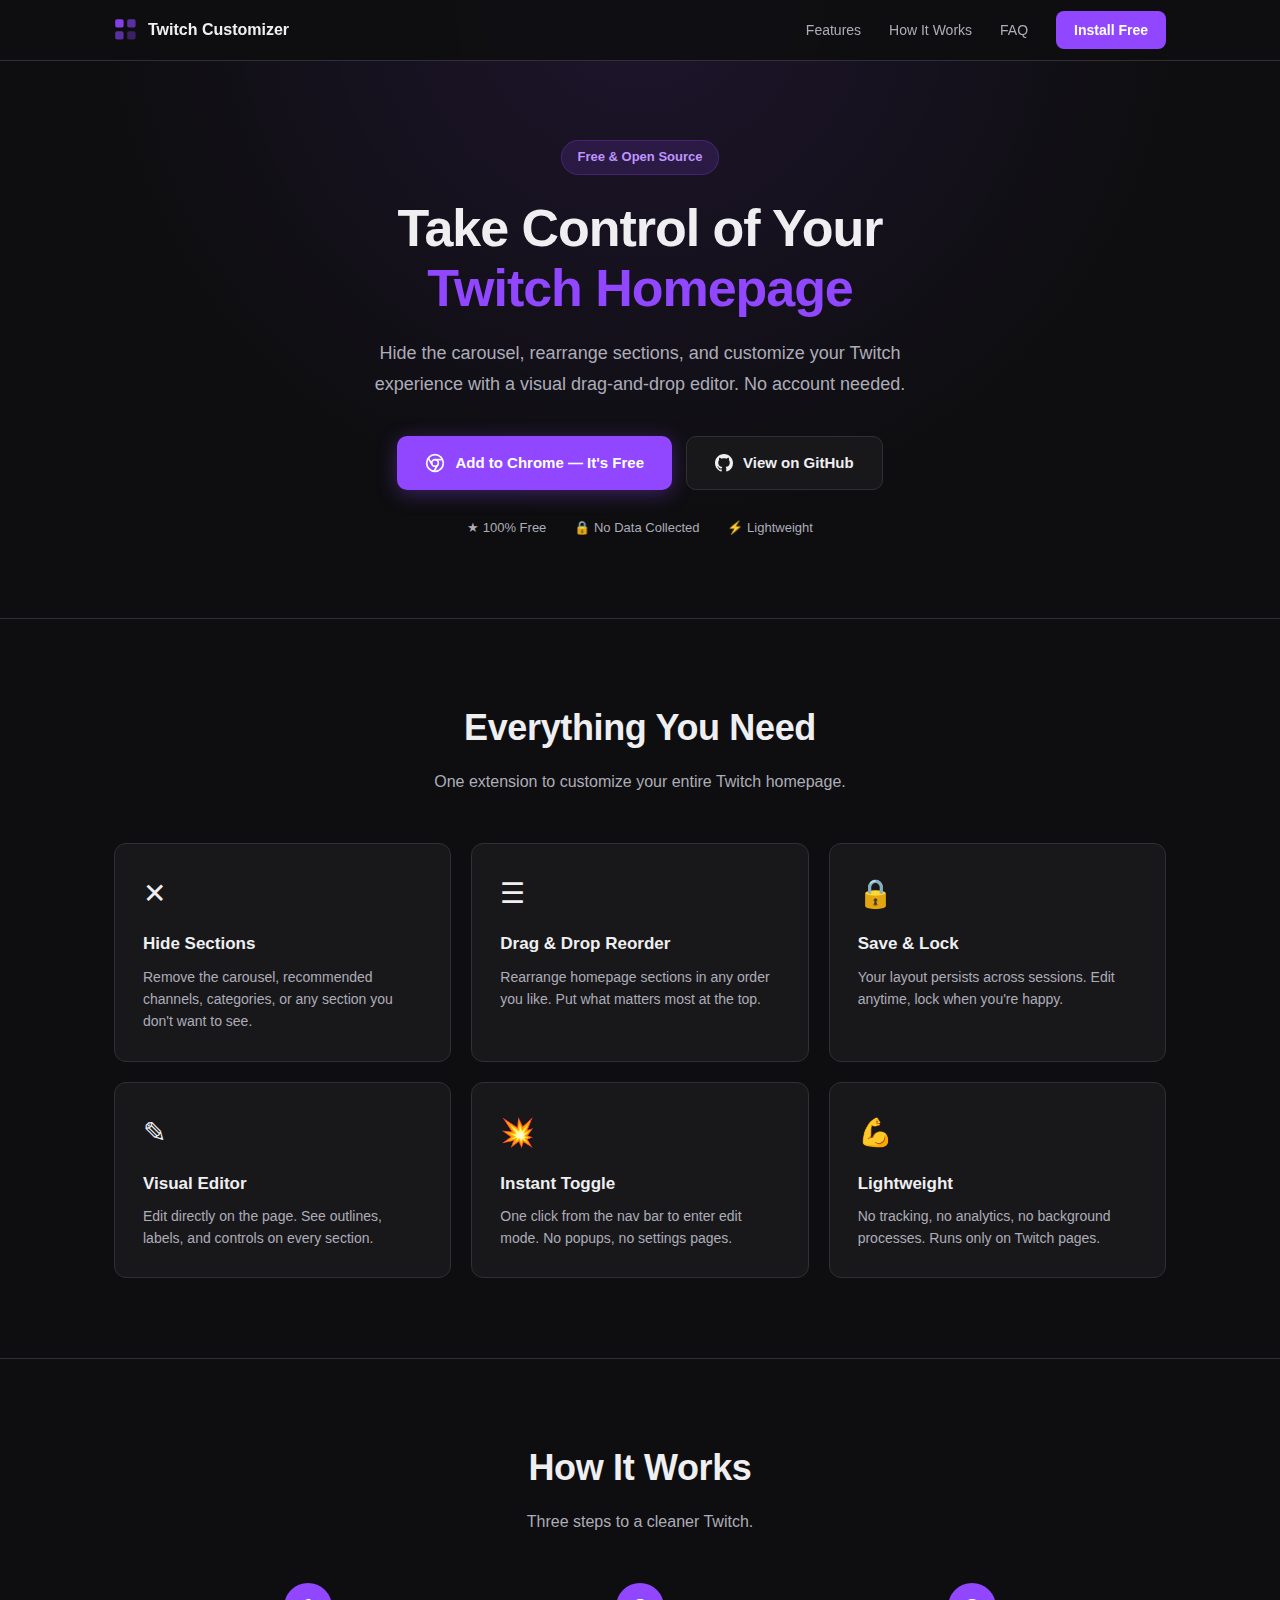
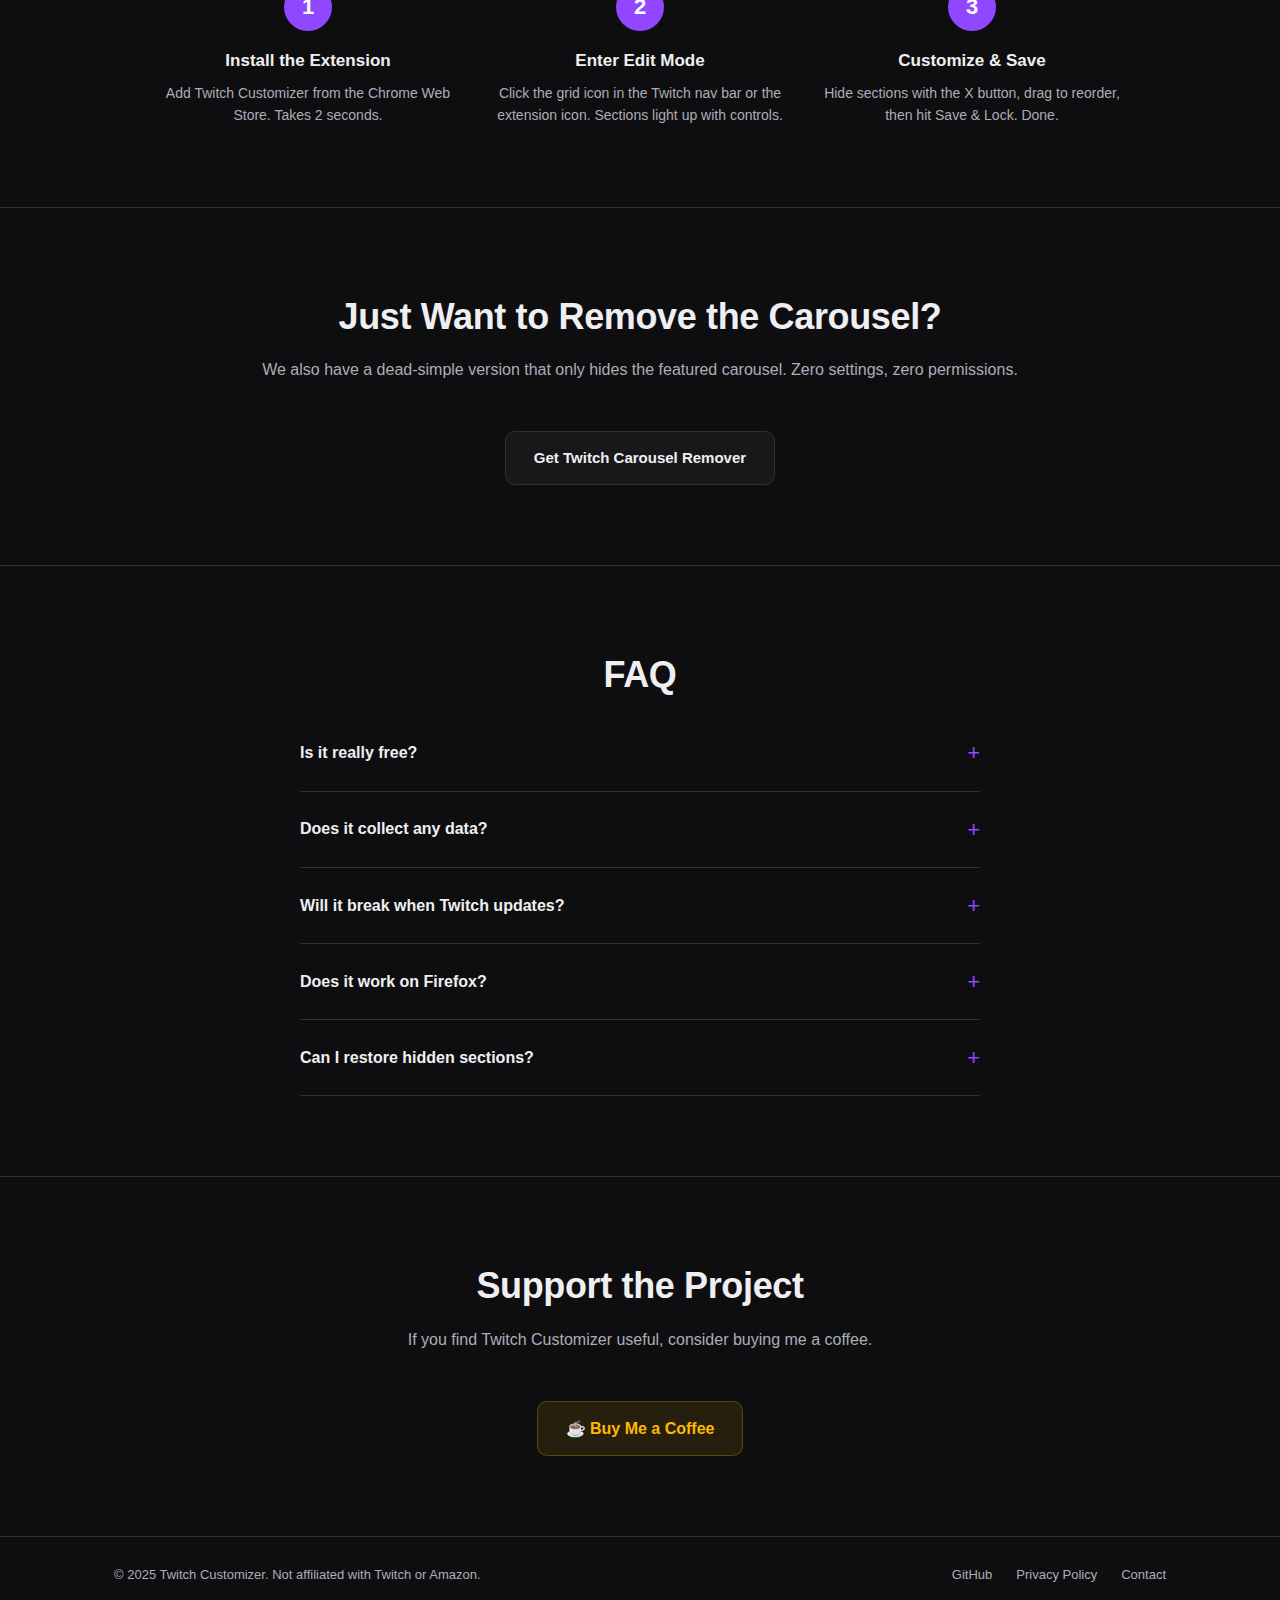
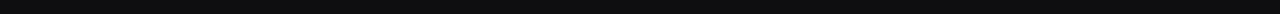
<file: landing/index.html>
<!DOCTYPE html>
<html lang="en">
<head>
  <meta charset="UTF-8">
  <meta name="viewport" content="width=device-width, initial-scale=1.0">
  <title>Twitch Customizer — Take Control of Your Twitch Homepage</title>
  <meta name="description" content="Customize your Twitch homepage. Hide, rearrange, and organize sections with a visual drag-and-drop editor. Free Chrome extension.">
  <link rel="icon" type="image/png" href="favicon.png">
  <link rel="stylesheet" href="style.css">
</head>
<body>
  <nav class="nav">
    <div class="nav-inner">
      <a href="#" class="nav-logo">
        <svg width="24" height="24" viewBox="0 0 20 20" fill="#9146ff">
          <rect x="1" y="1" width="7" height="7" rx="1.5" opacity="0.9"/>
          <rect x="11" y="1" width="7" height="7" rx="1.5" opacity="0.6"/>
          <rect x="1" y="11" width="7" height="7" rx="1.5" opacity="0.6"/>
          <rect x="11" y="11" width="7" height="7" rx="1.5" opacity="0.35"/>
        </svg>
        <span>Twitch Customizer</span>
      </a>
      <div class="nav-links">
        <a href="#features">Features</a>
        <a href="#how-it-works">How It Works</a>
        <a href="#faq">FAQ</a>
        <a href="#install" class="nav-cta">Install Free</a>
      </div>
    </div>
  </nav>

  <header class="hero" id="install">
    <div class="hero-inner">
      <div class="hero-badge">Free &amp; Open Source</div>
      <h1>Take Control of Your<br><span class="highlight">Twitch Homepage</span></h1>
      <p class="hero-sub">Hide the carousel, rearrange sections, and customize your Twitch experience with a visual drag-and-drop editor. No account needed.</p>
      <div class="hero-buttons">
        <a href="#" class="btn btn-primary" id="chrome-install-btn">
          <svg width="20" height="20" viewBox="0 0 24 24" fill="none" stroke="currentColor" stroke-width="2"><circle cx="12" cy="12" r="10"/><circle cx="12" cy="12" r="4"/><line x1="21.17" y1="8" x2="12" y2="8"/><line x1="3.95" y1="6.06" x2="8.54" y2="14"/><line x1="10.88" y1="21.94" x2="15.46" y2="14"/></svg>
          Add to Chrome — It's Free
        </a>
        <a href="https://github.com/amirbexe/twitch-carousel-remover" class="btn btn-secondary" target="_blank" rel="noopener">
          <svg width="18" height="18" viewBox="0 0 24 24" fill="currentColor"><path d="M12 0C5.37 0 0 5.37 0 12c0 5.31 3.435 9.795 8.205 11.385.6.105.825-.255.825-.57 0-.285-.015-1.23-.015-2.235-3.015.555-3.795-.735-4.035-1.41-.135-.345-.72-1.41-1.23-1.695-.42-.225-1.02-.78-.015-.795.945-.015 1.62.87 1.845 1.23 1.08 1.815 2.805 1.305 3.495.99.105-.78.42-1.305.765-1.605-2.67-.3-5.46-1.335-5.46-5.925 0-1.305.465-2.385 1.23-3.225-.12-.3-.54-1.53.12-3.18 0 0 1.005-.315 3.3 1.23.96-.27 1.98-.405 3-.405s2.04.135 3 .405c2.295-1.56 3.3-1.23 3.3-1.23.66 1.65.24 2.88.12 3.18.765.84 1.23 1.905 1.23 3.225 0 4.605-2.805 5.625-5.475 5.925.435.375.81 1.095.81 2.22 0 1.605-.015 2.895-.015 3.3 0 .315.225.69.825.57A12.02 12.02 0 0024 12c0-6.63-5.37-12-12-12z"/></svg>
          View on GitHub
        </a>
      </div>
      <p class="hero-stats">
        <span>&#9733; 100% Free</span>
        <span>&#128274; No Data Collected</span>
        <span>&#9889; Lightweight</span>
      </p>
    </div>
  </header>

  <section class="features" id="features">
    <div class="container">
      <h2>Everything You Need</h2>
      <p class="section-sub">One extension to customize your entire Twitch homepage.</p>
      <div class="features-grid">
        <div class="feature-card">
          <div class="feature-icon">&#10005;</div>
          <h3>Hide Sections</h3>
          <p>Remove the carousel, recommended channels, categories, or any section you don't want to see.</p>
        </div>
        <div class="feature-card">
          <div class="feature-icon">&#9776;</div>
          <h3>Drag &amp; Drop Reorder</h3>
          <p>Rearrange homepage sections in any order you like. Put what matters most at the top.</p>
        </div>
        <div class="feature-card">
          <div class="feature-icon">&#128274;</div>
          <h3>Save &amp; Lock</h3>
          <p>Your layout persists across sessions. Edit anytime, lock when you're happy.</p>
        </div>
        <div class="feature-card">
          <div class="feature-icon">&#9998;</div>
          <h3>Visual Editor</h3>
          <p>Edit directly on the page. See outlines, labels, and controls on every section.</p>
        </div>
        <div class="feature-card">
          <div class="feature-icon">&#128165;</div>
          <h3>Instant Toggle</h3>
          <p>One click from the nav bar to enter edit mode. No popups, no settings pages.</p>
        </div>
        <div class="feature-card">
          <div class="feature-icon">&#128170;</div>
          <h3>Lightweight</h3>
          <p>No tracking, no analytics, no background processes. Runs only on Twitch pages.</p>
        </div>
      </div>
    </div>
  </section>

  <section class="how-it-works" id="how-it-works">
    <div class="container">
      <h2>How It Works</h2>
      <p class="section-sub">Three steps to a cleaner Twitch.</p>
      <div class="steps">
        <div class="step">
          <div class="step-num">1</div>
          <h3>Install the Extension</h3>
          <p>Add Twitch Customizer from the Chrome Web Store. Takes 2 seconds.</p>
        </div>
        <div class="step">
          <div class="step-num">2</div>
          <h3>Enter Edit Mode</h3>
          <p>Click the grid icon in the Twitch nav bar or the extension icon. Sections light up with controls.</p>
        </div>
        <div class="step">
          <div class="step-num">3</div>
          <h3>Customize &amp; Save</h3>
          <p>Hide sections with the X button, drag to reorder, then hit Save &amp; Lock. Done.</p>
        </div>
      </div>
    </div>
  </section>

  <section class="also" id="simple">
    <div class="container">
      <h2>Just Want to Remove the Carousel?</h2>
      <p class="section-sub">We also have a dead-simple version that only hides the featured carousel. Zero settings, zero permissions.</p>
      <a href="#" class="btn btn-secondary" id="simple-install-btn">Get Twitch Carousel Remover</a>
    </div>
  </section>

  <section class="faq" id="faq">
    <div class="container">
      <h2>FAQ</h2>
      <div class="faq-list">
        <details class="faq-item">
          <summary>Is it really free?</summary>
          <p>Yes, completely free with no ads or premium tiers. The source code is open on GitHub.</p>
        </details>
        <details class="faq-item">
          <summary>Does it collect any data?</summary>
          <p>No. The extension only uses local storage on your machine to save your layout preferences. Nothing is sent anywhere.</p>
        </details>
        <details class="faq-item">
          <summary>Will it break when Twitch updates?</summary>
          <p>The extension detects sections dynamically rather than relying on specific class names, so it handles most Twitch updates gracefully. If something breaks, updates are pushed through the Chrome Web Store.</p>
        </details>
        <details class="faq-item">
          <summary>Does it work on Firefox?</summary>
          <p>Currently Chrome only. Firefox support may come in the future.</p>
        </details>
        <details class="faq-item">
          <summary>Can I restore hidden sections?</summary>
          <p>Yes. In edit mode, click "Hidden Sections" in the toolbar to see everything you've hidden, with an "Add Back" button for each one.</p>
        </details>
      </div>
    </div>
  </section>

  <section class="support" id="support">
    <div class="container">
      <h2>Support the Project</h2>
      <p class="section-sub">If you find Twitch Customizer useful, consider buying me a coffee.</p>
      <a href="#" class="btn btn-donate">&#9749; Buy Me a Coffee</a>
    </div>
  </section>

  <footer class="footer">
    <div class="footer-inner">
      <p>&copy; 2025 Twitch Customizer. Not affiliated with Twitch or Amazon.</p>
      <div class="footer-links">
        <a href="https://github.com/amirbexe/twitch-carousel-remover" target="_blank" rel="noopener">GitHub</a>
        <a href="#">Privacy Policy</a>
        <a href="#">Contact</a>
      </div>
    </div>
  </footer>
</body>
</html>
</file>
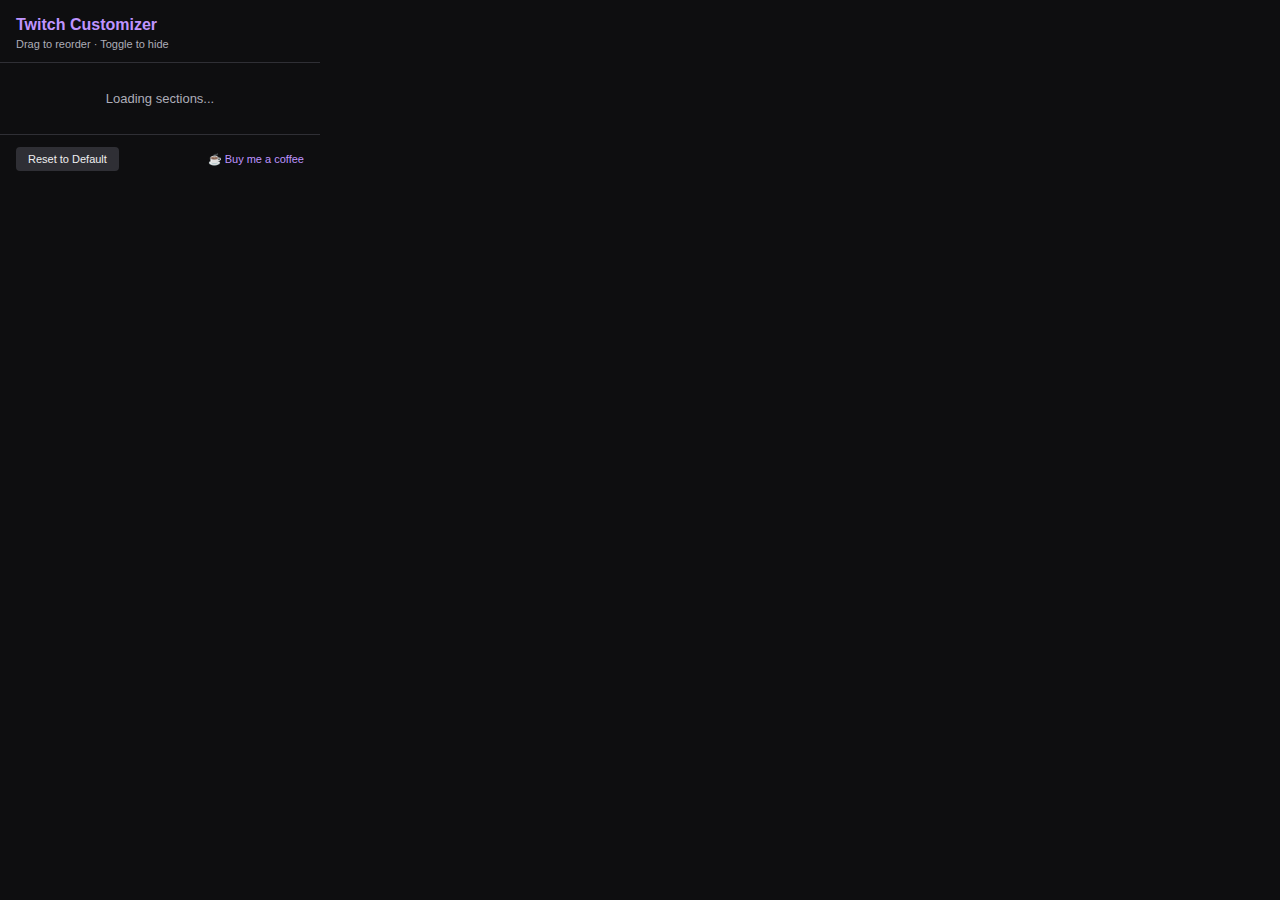
<file: v2-customizer/popup.html>
<!DOCTYPE html>
<html>
<head>
  <meta charset="utf-8">
  <link rel="stylesheet" href="popup.css">
</head>
<body>
  <div class="header">
    <h1>Twitch Customizer</h1>
    <p class="subtitle">Drag to reorder &middot; Toggle to hide</p>
  </div>

  <div id="sections-list" class="sections-list">
    <div class="loading">Loading sections...</div>
  </div>

  <div class="footer">
    <button id="reset-btn" class="reset-btn">Reset to Default</button>
    <a href="https://buymeacoffee.com/" target="_blank" class="donate-link">☕ Buy me a coffee</a>
  </div>

  <script src="popup.js"></script>
</body>
</html>
</file>
<file: v2-customizer/popup.css>
* {
  margin: 0;
  padding: 0;
  box-sizing: border-box;
}

body {
  width: 320px;
  background: #0e0e10;
  color: #efeff1;
  font-family: -apple-system, BlinkMacSystemFont, 'Segoe UI', Roboto, sans-serif;
  font-size: 13px;
}

.header {
  padding: 16px 16px 12px;
  border-bottom: 1px solid #2f2f35;
}

.header h1 {
  font-size: 16px;
  font-weight: 700;
  color: #bf94ff;
}

.subtitle {
  font-size: 11px;
  color: #adadb8;
  margin-top: 4px;
}

.sections-list {
  max-height: 400px;
  overflow-y: auto;
  padding: 8px 0;
}

.sections-list::-webkit-scrollbar {
  width: 6px;
}

.sections-list::-webkit-scrollbar-track {
  background: #18181b;
}

.sections-list::-webkit-scrollbar-thumb {
  background: #3a3a3d;
  border-radius: 3px;
}

.loading {
  padding: 20px;
  text-align: center;
  color: #adadb8;
}

.section-row {
  display: flex;
  align-items: center;
  padding: 8px 16px;
  gap: 10px;
  cursor: grab;
  transition: background 0.15s;
  border-left: 3px solid transparent;
}

.section-row:hover {
  background: #18181b;
}

.section-row.dragging {
  opacity: 0.4;
  background: #1f1f23;
}

.section-row.drag-over {
  border-left: 3px solid #bf94ff;
  background: #1a1a2e;
}

.section-row.is-hidden {
  opacity: 0.5;
}

.drag-handle {
  cursor: grab;
  color: #53535f;
  font-size: 14px;
  flex-shrink: 0;
  user-select: none;
}

.drag-handle:hover {
  color: #bf94ff;
}

.section-name {
  flex: 1;
  white-space: nowrap;
  overflow: hidden;
  text-overflow: ellipsis;
  font-size: 12px;
}

.toggle {
  position: relative;
  width: 36px;
  height: 20px;
  flex-shrink: 0;
}

.toggle input {
  opacity: 0;
  width: 0;
  height: 0;
}

.toggle-slider {
  position: absolute;
  inset: 0;
  background: #3a3a3d;
  border-radius: 10px;
  cursor: pointer;
  transition: background 0.2s;
}

.toggle-slider::before {
  content: '';
  position: absolute;
  width: 16px;
  height: 16px;
  left: 2px;
  top: 2px;
  background: #efeff1;
  border-radius: 50%;
  transition: transform 0.2s;
}

.toggle input:checked + .toggle-slider {
  background: #bf94ff;
}

.toggle input:checked + .toggle-slider::before {
  transform: translateX(16px);
}

.footer {
  padding: 12px 16px;
  border-top: 1px solid #2f2f35;
  display: flex;
  justify-content: space-between;
  align-items: center;
}

.reset-btn {
  background: #2f2f35;
  color: #efeff1;
  border: none;
  padding: 6px 12px;
  border-radius: 4px;
  font-size: 11px;
  cursor: pointer;
  transition: background 0.15s;
}

.reset-btn:hover {
  background: #3a3a3d;
}

.donate-link {
  color: #bf94ff;
  text-decoration: none;
  font-size: 11px;
  transition: color 0.15s;
}

.donate-link:hover {
  color: #d4b0ff;
}

.no-sections {
  padding: 20px 16px;
  text-align: center;
  color: #adadb8;
  font-size: 12px;
  line-height: 1.5;
}
</file>
<file: landing/style.css>
/* ── Reset & Base ── */

*, *::before, *::after {
  margin: 0;
  padding: 0;
  box-sizing: border-box;
}

:root {
  --purple: #9146ff;
  --purple-light: #bf94ff;
  --purple-dark: #772ce8;
  --bg: #0e0e10;
  --bg-card: #18181b;
  --bg-hover: #1f1f23;
  --text: #efeff1;
  --text-dim: #adadb8;
  --border: #2f2f35;
  --green: #00ff87;
  --red: #eb0400;
}

html {
  scroll-behavior: smooth;
}

body {
  font-family: -apple-system, BlinkMacSystemFont, 'Segoe UI', Roboto, Oxygen, Ubuntu, sans-serif;
  background: var(--bg);
  color: var(--text);
  line-height: 1.6;
  -webkit-font-smoothing: antialiased;
}

a {
  color: var(--purple-light);
  text-decoration: none;
}

.container {
  max-width: 1100px;
  margin: 0 auto;
  padding: 0 24px;
}

/* ── Nav ── */

.nav {
  position: fixed;
  top: 0;
  left: 0;
  right: 0;
  z-index: 100;
  background: rgba(14, 14, 16, 0.92);
  backdrop-filter: blur(12px);
  border-bottom: 1px solid var(--border);
}

.nav-inner {
  max-width: 1100px;
  margin: 0 auto;
  padding: 0 24px;
  height: 60px;
  display: flex;
  align-items: center;
  justify-content: space-between;
}

.nav-logo {
  display: flex;
  align-items: center;
  gap: 10px;
  color: var(--text);
  font-weight: 700;
  font-size: 16px;
}

.nav-links {
  display: flex;
  align-items: center;
  gap: 28px;
}

.nav-links a {
  color: var(--text-dim);
  font-size: 14px;
  font-weight: 500;
  transition: color 0.15s;
}

.nav-links a:hover {
  color: var(--text);
}

.nav-cta {
  background: var(--purple);
  color: #fff !important;
  padding: 8px 18px;
  border-radius: 8px;
  font-weight: 600 !important;
  transition: background 0.15s !important;
}

.nav-cta:hover {
  background: var(--purple-dark) !important;
}

/* ── Hero ── */

.hero {
  padding: 140px 24px 80px;
  text-align: center;
  background: radial-gradient(ellipse at 50% 0%, rgba(145, 70, 255, 0.12) 0%, transparent 60%);
}

.hero-inner {
  max-width: 700px;
  margin: 0 auto;
}

.hero-badge {
  display: inline-block;
  background: rgba(145, 70, 255, 0.15);
  color: var(--purple-light);
  font-size: 13px;
  font-weight: 600;
  padding: 6px 16px;
  border-radius: 20px;
  margin-bottom: 24px;
  border: 1px solid rgba(145, 70, 255, 0.25);
}

.hero h1 {
  font-size: 52px;
  font-weight: 800;
  line-height: 1.15;
  margin-bottom: 20px;
  letter-spacing: -0.02em;
}

.highlight {
  color: var(--purple);
}

.hero-sub {
  font-size: 18px;
  color: var(--text-dim);
  max-width: 560px;
  margin: 0 auto 36px;
  line-height: 1.7;
}

.hero-buttons {
  display: flex;
  gap: 14px;
  justify-content: center;
  flex-wrap: wrap;
  margin-bottom: 28px;
}

.hero-stats {
  display: flex;
  gap: 28px;
  justify-content: center;
  color: var(--text-dim);
  font-size: 13px;
}

.hero-stats span {
  display: flex;
  align-items: center;
  gap: 6px;
}

/* ── Buttons ── */

.btn {
  display: inline-flex;
  align-items: center;
  gap: 10px;
  padding: 14px 28px;
  border-radius: 10px;
  font-size: 15px;
  font-weight: 600;
  cursor: pointer;
  transition: all 0.2s;
  border: none;
  text-decoration: none;
}

.btn-primary {
  background: var(--purple);
  color: #fff;
  box-shadow: 0 4px 20px rgba(145, 70, 255, 0.35);
}

.btn-primary:hover {
  background: var(--purple-dark);
  transform: translateY(-1px);
  box-shadow: 0 6px 28px rgba(145, 70, 255, 0.45);
}

.btn-secondary {
  background: var(--bg-card);
  color: var(--text);
  border: 1px solid var(--border);
}

.btn-secondary:hover {
  background: var(--bg-hover);
  border-color: var(--purple);
}

.btn-donate {
  background: rgba(255, 183, 0, 0.1);
  color: #ffb700;
  border: 1px solid rgba(255, 183, 0, 0.25);
  font-size: 16px;
}

.btn-donate:hover {
  background: rgba(255, 183, 0, 0.18);
}

/* ── Features ── */

.features, .how-it-works, .also, .faq, .support {
  padding: 80px 0;
}

.features {
  border-top: 1px solid var(--border);
}

h2 {
  font-size: 36px;
  font-weight: 800;
  text-align: center;
  margin-bottom: 12px;
  letter-spacing: -0.01em;
}

.section-sub {
  text-align: center;
  color: var(--text-dim);
  font-size: 16px;
  margin-bottom: 48px;
}

.features-grid {
  display: grid;
  grid-template-columns: repeat(3, 1fr);
  gap: 20px;
}

.feature-card {
  background: var(--bg-card);
  border: 1px solid var(--border);
  border-radius: 12px;
  padding: 28px;
  transition: border-color 0.2s, transform 0.2s;
}

.feature-card:hover {
  border-color: var(--purple);
  transform: translateY(-2px);
}

.feature-icon {
  font-size: 28px;
  margin-bottom: 14px;
}

.feature-card h3 {
  font-size: 17px;
  font-weight: 700;
  margin-bottom: 8px;
}

.feature-card p {
  color: var(--text-dim);
  font-size: 14px;
  line-height: 1.6;
}

/* ── Steps ── */

.how-it-works {
  border-top: 1px solid var(--border);
}

.steps {
  display: flex;
  gap: 32px;
  justify-content: center;
}

.step {
  flex: 1;
  max-width: 300px;
  text-align: center;
}

.step-num {
  width: 48px;
  height: 48px;
  background: var(--purple);
  color: #fff;
  font-size: 22px;
  font-weight: 800;
  border-radius: 50%;
  display: flex;
  align-items: center;
  justify-content: center;
  margin: 0 auto 16px;
}

.step h3 {
  font-size: 17px;
  font-weight: 700;
  margin-bottom: 8px;
}

.step p {
  color: var(--text-dim);
  font-size: 14px;
  line-height: 1.6;
}

/* ── Also Section ── */

.also {
  border-top: 1px solid var(--border);
  text-align: center;
}

/* ── FAQ ── */

.faq {
  border-top: 1px solid var(--border);
}

.faq-list {
  max-width: 680px;
  margin: 0 auto;
}

.faq-item {
  border-bottom: 1px solid var(--border);
}

.faq-item summary {
  padding: 20px 0;
  font-size: 16px;
  font-weight: 600;
  cursor: pointer;
  list-style: none;
  display: flex;
  justify-content: space-between;
  align-items: center;
}

.faq-item summary::after {
  content: '+';
  font-size: 22px;
  color: var(--purple);
  font-weight: 400;
  transition: transform 0.2s;
}

.faq-item[open] summary::after {
  transform: rotate(45deg);
}

.faq-item p {
  padding: 0 0 20px;
  color: var(--text-dim);
  font-size: 14px;
  line-height: 1.7;
}

/* ── Support ── */

.support {
  border-top: 1px solid var(--border);
  text-align: center;
}

/* ── Footer ── */

.footer {
  border-top: 1px solid var(--border);
  padding: 28px 0;
}

.footer-inner {
  max-width: 1100px;
  margin: 0 auto;
  padding: 0 24px;
  display: flex;
  justify-content: space-between;
  align-items: center;
}

.footer p {
  color: var(--text-dim);
  font-size: 13px;
}

.footer-links {
  display: flex;
  gap: 24px;
}

.footer-links a {
  color: var(--text-dim);
  font-size: 13px;
  transition: color 0.15s;
}

.footer-links a:hover {
  color: var(--text);
}

/* ── Responsive ── */

@media (max-width: 768px) {
  .hero h1 {
    font-size: 34px;
  }

  .hero-sub {
    font-size: 16px;
  }

  .features-grid {
    grid-template-columns: 1fr;
  }

  .steps {
    flex-direction: column;
    align-items: center;
  }

  .nav-links a:not(.nav-cta) {
    display: none;
  }

  .hero-stats {
    flex-direction: column;
    gap: 10px;
    align-items: center;
  }

  .footer-inner {
    flex-direction: column;
    gap: 16px;
    text-align: center;
  }
}
</file>
